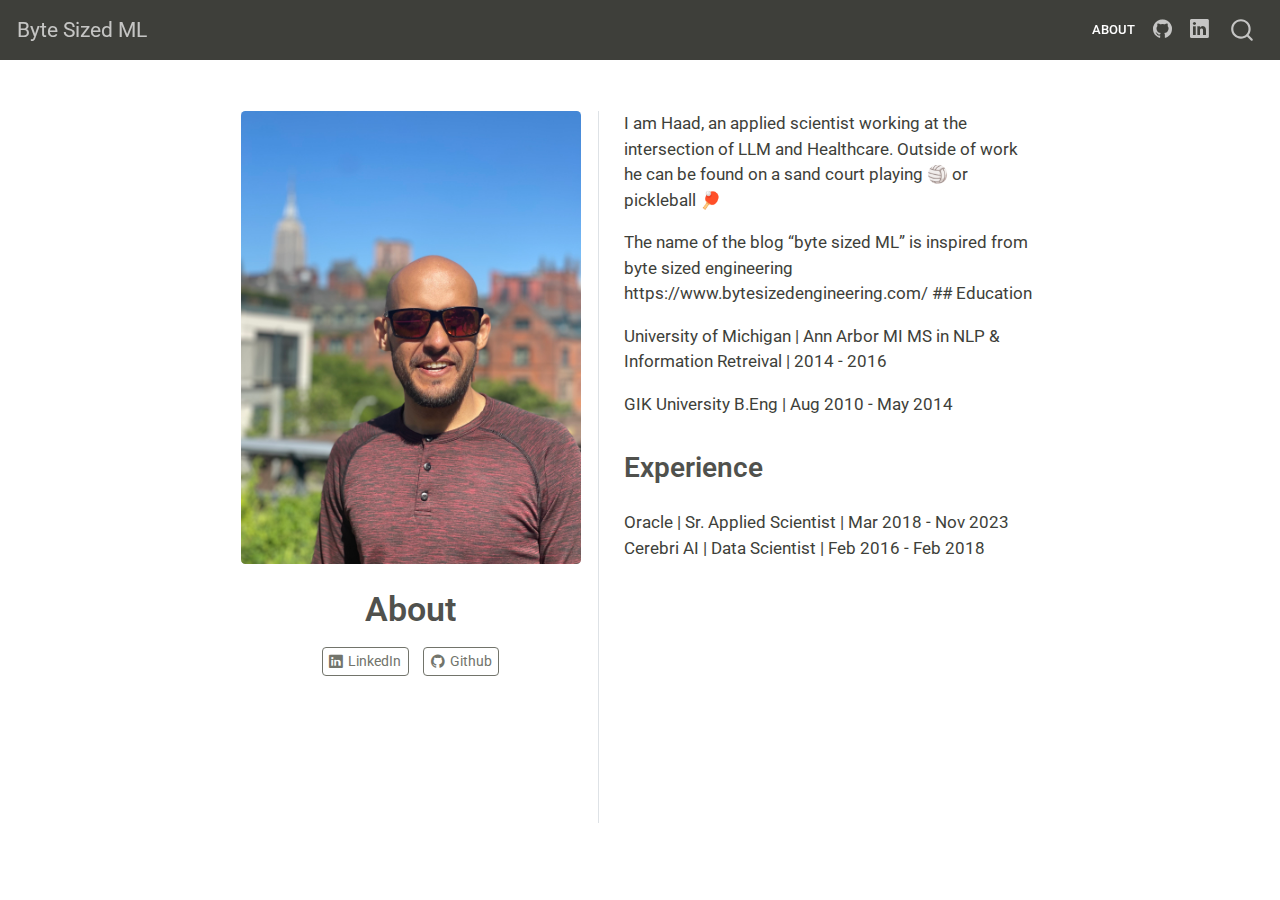
<file: docs/about.html>
<!DOCTYPE html>
<html xmlns="http://www.w3.org/1999/xhtml" lang="en" xml:lang="en"><head>

<meta charset="utf-8">
<meta name="generator" content="quarto-1.3.450">

<meta name="viewport" content="width=device-width, initial-scale=1.0, user-scalable=yes">


<title>Byte Sized ML - About</title>
<style>
code{white-space: pre-wrap;}
span.smallcaps{font-variant: small-caps;}
div.columns{display: flex; gap: min(4vw, 1.5em);}
div.column{flex: auto; overflow-x: auto;}
div.hanging-indent{margin-left: 1.5em; text-indent: -1.5em;}
ul.task-list{list-style: none;}
ul.task-list li input[type="checkbox"] {
  width: 0.8em;
  margin: 0 0.8em 0.2em -1em; /* quarto-specific, see https://github.com/quarto-dev/quarto-cli/issues/4556 */ 
  vertical-align: middle;
}
</style>


<script src="site_libs/quarto-nav/quarto-nav.js"></script>
<script src="site_libs/quarto-nav/headroom.min.js"></script>
<script src="site_libs/clipboard/clipboard.min.js"></script>
<script src="site_libs/quarto-search/autocomplete.umd.js"></script>
<script src="site_libs/quarto-search/fuse.min.js"></script>
<script src="site_libs/quarto-search/quarto-search.js"></script>
<meta name="quarto:offset" content="./">
<script src="site_libs/quarto-html/quarto.js"></script>
<script src="site_libs/quarto-html/popper.min.js"></script>
<script src="site_libs/quarto-html/tippy.umd.min.js"></script>
<link href="site_libs/quarto-html/tippy.css" rel="stylesheet">
<link href="site_libs/quarto-html/quarto-syntax-highlighting.css" rel="stylesheet" id="quarto-text-highlighting-styles">
<script src="site_libs/bootstrap/bootstrap.min.js"></script>
<link href="site_libs/bootstrap/bootstrap-icons.css" rel="stylesheet">
<link href="site_libs/bootstrap/bootstrap.min.css" rel="stylesheet" id="quarto-bootstrap" data-mode="light">
<script id="quarto-search-options" type="application/json">{
  "location": "navbar",
  "copy-button": false,
  "collapse-after": 3,
  "panel-placement": "end",
  "type": "overlay",
  "limit": 20,
  "language": {
    "search-no-results-text": "No results",
    "search-matching-documents-text": "matching documents",
    "search-copy-link-title": "Copy link to search",
    "search-hide-matches-text": "Hide additional matches",
    "search-more-match-text": "more match in this document",
    "search-more-matches-text": "more matches in this document",
    "search-clear-button-title": "Clear",
    "search-detached-cancel-button-title": "Cancel",
    "search-submit-button-title": "Submit",
    "search-label": "Search"
  }
}</script>


<link rel="stylesheet" href="styles.css">
</head>

<body class="nav-fixed fullcontent">

<div id="quarto-search-results"></div>
  <header id="quarto-header" class="headroom fixed-top">
    <nav class="navbar navbar-expand-lg navbar-dark ">
      <div class="navbar-container container-fluid">
      <div class="navbar-brand-container">
    <a class="navbar-brand" href="./index.html">
    <span class="navbar-title">Byte Sized ML</span>
    </a>
  </div>
            <div id="quarto-search" class="" title="Search"></div>
          <button class="navbar-toggler" type="button" data-bs-toggle="collapse" data-bs-target="#navbarCollapse" aria-controls="navbarCollapse" aria-expanded="false" aria-label="Toggle navigation" onclick="if (window.quartoToggleHeadroom) { window.quartoToggleHeadroom(); }">
  <span class="navbar-toggler-icon"></span>
</button>
          <div class="collapse navbar-collapse" id="navbarCollapse">
            <ul class="navbar-nav navbar-nav-scroll ms-auto">
  <li class="nav-item">
    <a class="nav-link active" href="./about.html" rel="" target="" aria-current="page">
 <span class="menu-text">About</span></a>
  </li>  
  <li class="nav-item compact">
    <a class="nav-link" href="https://github.com/haadkhan" rel="" target=""><i class="bi bi-github" role="img">
</i> 
 <span class="menu-text"></span></a>
  </li>  
  <li class="nav-item compact">
    <a class="nav-link" href="https://linkedin.com/in/haadkhan" rel="" target=""><i class="bi bi-linkedin" role="img">
</i> 
 <span class="menu-text"></span></a>
  </li>  
</ul>
            <div class="quarto-navbar-tools">
</div>
          </div> <!-- /navcollapse -->
      </div> <!-- /container-fluid -->
    </nav>
</header>
<!-- content -->
<div id="quarto-content" class="quarto-container page-columns page-rows-contents page-layout-article page-navbar">
<!-- sidebar -->
<!-- margin-sidebar -->
    
<!-- main -->
<div class="quarto-about-trestles">
  <div class="about-entity">
    <img src="profile.jpg" class="about-image
  rounded " style="width: 20em;">
<header id="title-block-header" class="quarto-title-block default">
<div class="quarto-title">
<h1 class="title">About</h1>
</div>
<div class="quarto-title-meta">
  </div>
</header>
    <div class="about-links">
  <a href="https://linkedin.com/in/haadkhan" class="about-link" rel="" target="">
    <i class="bi bi-linkedin"></i>
     <span class="about-link-text">LinkedIn</span>
  </a>
  <a href="https://github.com/haadkhan" class="about-link" rel="" target="">
    <i class="bi bi-github"></i>
     <span class="about-link-text">Github</span>
  </a>
</div>
  </div>
  <div class="about-contents"><main class="content" id="quarto-document-content">
<p>I am Haad, an applied scientist working at the intersection of LLM and Healthcare. Outside of work he can be found on a sand court playing 🏐 or pickleball 🏓</p>
<p>The name of the blog “byte sized ML” is inspired from byte sized engineering https://www.bytesizedengineering.com/ ## Education</p>
<p>University of Michigan | Ann Arbor MI MS in NLP &amp; Information Retreival | 2014 - 2016</p>
<p>GIK University B.Eng | Aug 2010 - May 2014</p>
<section id="experience" class="level2">
<h2 data-anchor-id="experience">Experience</h2>
<p>Oracle | Sr.&nbsp;Applied Scientist | Mar 2018 - Nov 2023 Cerebri AI | Data Scientist | Feb 2016 - Feb 2018</p>


</section>
<script async="" defer="" src="https://scripts.simpleanalyticscdn.com/latest.js"></script></main></div>
</div>
 <!-- /main -->
<script id="quarto-html-after-body" type="application/javascript">
window.document.addEventListener("DOMContentLoaded", function (event) {
  const toggleBodyColorMode = (bsSheetEl) => {
    const mode = bsSheetEl.getAttribute("data-mode");
    const bodyEl = window.document.querySelector("body");
    if (mode === "dark") {
      bodyEl.classList.add("quarto-dark");
      bodyEl.classList.remove("quarto-light");
    } else {
      bodyEl.classList.add("quarto-light");
      bodyEl.classList.remove("quarto-dark");
    }
  }
  const toggleBodyColorPrimary = () => {
    const bsSheetEl = window.document.querySelector("link#quarto-bootstrap");
    if (bsSheetEl) {
      toggleBodyColorMode(bsSheetEl);
    }
  }
  toggleBodyColorPrimary();  
  const isCodeAnnotation = (el) => {
    for (const clz of el.classList) {
      if (clz.startsWith('code-annotation-')) {                     
        return true;
      }
    }
    return false;
  }
  const clipboard = new window.ClipboardJS('.code-copy-button', {
    text: function(trigger) {
      const codeEl = trigger.previousElementSibling.cloneNode(true);
      for (const childEl of codeEl.children) {
        if (isCodeAnnotation(childEl)) {
          childEl.remove();
        }
      }
      return codeEl.innerText;
    }
  });
  clipboard.on('success', function(e) {
    // button target
    const button = e.trigger;
    // don't keep focus
    button.blur();
    // flash "checked"
    button.classList.add('code-copy-button-checked');
    var currentTitle = button.getAttribute("title");
    button.setAttribute("title", "Copied!");
    let tooltip;
    if (window.bootstrap) {
      button.setAttribute("data-bs-toggle", "tooltip");
      button.setAttribute("data-bs-placement", "left");
      button.setAttribute("data-bs-title", "Copied!");
      tooltip = new bootstrap.Tooltip(button, 
        { trigger: "manual", 
          customClass: "code-copy-button-tooltip",
          offset: [0, -8]});
      tooltip.show();    
    }
    setTimeout(function() {
      if (tooltip) {
        tooltip.hide();
        button.removeAttribute("data-bs-title");
        button.removeAttribute("data-bs-toggle");
        button.removeAttribute("data-bs-placement");
      }
      button.setAttribute("title", currentTitle);
      button.classList.remove('code-copy-button-checked');
    }, 1000);
    // clear code selection
    e.clearSelection();
  });
  function tippyHover(el, contentFn) {
    const config = {
      allowHTML: true,
      content: contentFn,
      maxWidth: 500,
      delay: 100,
      arrow: false,
      appendTo: function(el) {
          return el.parentElement;
      },
      interactive: true,
      interactiveBorder: 10,
      theme: 'quarto',
      placement: 'bottom-start'
    };
    window.tippy(el, config); 
  }
  const noterefs = window.document.querySelectorAll('a[role="doc-noteref"]');
  for (var i=0; i<noterefs.length; i++) {
    const ref = noterefs[i];
    tippyHover(ref, function() {
      // use id or data attribute instead here
      let href = ref.getAttribute('data-footnote-href') || ref.getAttribute('href');
      try { href = new URL(href).hash; } catch {}
      const id = href.replace(/^#\/?/, "");
      const note = window.document.getElementById(id);
      return note.innerHTML;
    });
  }
      let selectedAnnoteEl;
      const selectorForAnnotation = ( cell, annotation) => {
        let cellAttr = 'data-code-cell="' + cell + '"';
        let lineAttr = 'data-code-annotation="' +  annotation + '"';
        const selector = 'span[' + cellAttr + '][' + lineAttr + ']';
        return selector;
      }
      const selectCodeLines = (annoteEl) => {
        const doc = window.document;
        const targetCell = annoteEl.getAttribute("data-target-cell");
        const targetAnnotation = annoteEl.getAttribute("data-target-annotation");
        const annoteSpan = window.document.querySelector(selectorForAnnotation(targetCell, targetAnnotation));
        const lines = annoteSpan.getAttribute("data-code-lines").split(",");
        const lineIds = lines.map((line) => {
          return targetCell + "-" + line;
        })
        let top = null;
        let height = null;
        let parent = null;
        if (lineIds.length > 0) {
            //compute the position of the single el (top and bottom and make a div)
            const el = window.document.getElementById(lineIds[0]);
            top = el.offsetTop;
            height = el.offsetHeight;
            parent = el.parentElement.parentElement;
          if (lineIds.length > 1) {
            const lastEl = window.document.getElementById(lineIds[lineIds.length - 1]);
            const bottom = lastEl.offsetTop + lastEl.offsetHeight;
            height = bottom - top;
          }
          if (top !== null && height !== null && parent !== null) {
            // cook up a div (if necessary) and position it 
            let div = window.document.getElementById("code-annotation-line-highlight");
            if (div === null) {
              div = window.document.createElement("div");
              div.setAttribute("id", "code-annotation-line-highlight");
              div.style.position = 'absolute';
              parent.appendChild(div);
            }
            div.style.top = top - 2 + "px";
            div.style.height = height + 4 + "px";
            let gutterDiv = window.document.getElementById("code-annotation-line-highlight-gutter");
            if (gutterDiv === null) {
              gutterDiv = window.document.createElement("div");
              gutterDiv.setAttribute("id", "code-annotation-line-highlight-gutter");
              gutterDiv.style.position = 'absolute';
              const codeCell = window.document.getElementById(targetCell);
              const gutter = codeCell.querySelector('.code-annotation-gutter');
              gutter.appendChild(gutterDiv);
            }
            gutterDiv.style.top = top - 2 + "px";
            gutterDiv.style.height = height + 4 + "px";
          }
          selectedAnnoteEl = annoteEl;
        }
      };
      const unselectCodeLines = () => {
        const elementsIds = ["code-annotation-line-highlight", "code-annotation-line-highlight-gutter"];
        elementsIds.forEach((elId) => {
          const div = window.document.getElementById(elId);
          if (div) {
            div.remove();
          }
        });
        selectedAnnoteEl = undefined;
      };
      // Attach click handler to the DT
      const annoteDls = window.document.querySelectorAll('dt[data-target-cell]');
      for (const annoteDlNode of annoteDls) {
        annoteDlNode.addEventListener('click', (event) => {
          const clickedEl = event.target;
          if (clickedEl !== selectedAnnoteEl) {
            unselectCodeLines();
            const activeEl = window.document.querySelector('dt[data-target-cell].code-annotation-active');
            if (activeEl) {
              activeEl.classList.remove('code-annotation-active');
            }
            selectCodeLines(clickedEl);
            clickedEl.classList.add('code-annotation-active');
          } else {
            // Unselect the line
            unselectCodeLines();
            clickedEl.classList.remove('code-annotation-active');
          }
        });
      }
  const findCites = (el) => {
    const parentEl = el.parentElement;
    if (parentEl) {
      const cites = parentEl.dataset.cites;
      if (cites) {
        return {
          el,
          cites: cites.split(' ')
        };
      } else {
        return findCites(el.parentElement)
      }
    } else {
      return undefined;
    }
  };
  var bibliorefs = window.document.querySelectorAll('a[role="doc-biblioref"]');
  for (var i=0; i<bibliorefs.length; i++) {
    const ref = bibliorefs[i];
    const citeInfo = findCites(ref);
    if (citeInfo) {
      tippyHover(citeInfo.el, function() {
        var popup = window.document.createElement('div');
        citeInfo.cites.forEach(function(cite) {
          var citeDiv = window.document.createElement('div');
          citeDiv.classList.add('hanging-indent');
          citeDiv.classList.add('csl-entry');
          var biblioDiv = window.document.getElementById('ref-' + cite);
          if (biblioDiv) {
            citeDiv.innerHTML = biblioDiv.innerHTML;
          }
          popup.appendChild(citeDiv);
        });
        return popup.innerHTML;
      });
    }
  }
});
</script>
</div> <!-- /content -->



</body></html>
</file>
<file: docs/site_libs/quarto-html/tippy.css>
.tippy-box[data-animation=fade][data-state=hidden]{opacity:0}[data-tippy-root]{max-width:calc(100vw - 10px)}.tippy-box{position:relative;background-color:#333;color:#fff;border-radius:4px;font-size:14px;line-height:1.4;white-space:normal;outline:0;transition-property:transform,visibility,opacity}.tippy-box[data-placement^=top]>.tippy-arrow{bottom:0}.tippy-box[data-placement^=top]>.tippy-arrow:before{bottom:-7px;left:0;border-width:8px 8px 0;border-top-color:initial;transform-origin:center top}.tippy-box[data-placement^=bottom]>.tippy-arrow{top:0}.tippy-box[data-placement^=bottom]>.tippy-arrow:before{top:-7px;left:0;border-width:0 8px 8px;border-bottom-color:initial;transform-origin:center bottom}.tippy-box[data-placement^=left]>.tippy-arrow{right:0}.tippy-box[data-placement^=left]>.tippy-arrow:before{border-width:8px 0 8px 8px;border-left-color:initial;right:-7px;transform-origin:center left}.tippy-box[data-placement^=right]>.tippy-arrow{left:0}.tippy-box[data-placement^=right]>.tippy-arrow:before{left:-7px;border-width:8px 8px 8px 0;border-right-color:initial;transform-origin:center right}.tippy-box[data-inertia][data-state=visible]{transition-timing-function:cubic-bezier(.54,1.5,.38,1.11)}.tippy-arrow{width:16px;height:16px;color:#333}.tippy-arrow:before{content:"";position:absolute;border-color:transparent;border-style:solid}.tippy-content{position:relative;padding:5px 9px;z-index:1}
</file>
<file: docs/site_libs/quarto-html/quarto-syntax-highlighting.css>
/* quarto syntax highlight colors */
:root {
  --quarto-hl-ot-color: #003B4F;
  --quarto-hl-at-color: #657422;
  --quarto-hl-ss-color: #20794D;
  --quarto-hl-an-color: #5E5E5E;
  --quarto-hl-fu-color: #4758AB;
  --quarto-hl-st-color: #20794D;
  --quarto-hl-cf-color: #003B4F;
  --quarto-hl-op-color: #5E5E5E;
  --quarto-hl-er-color: #AD0000;
  --quarto-hl-bn-color: #AD0000;
  --quarto-hl-al-color: #AD0000;
  --quarto-hl-va-color: #111111;
  --quarto-hl-bu-color: inherit;
  --quarto-hl-ex-color: inherit;
  --quarto-hl-pp-color: #AD0000;
  --quarto-hl-in-color: #5E5E5E;
  --quarto-hl-vs-color: #20794D;
  --quarto-hl-wa-color: #5E5E5E;
  --quarto-hl-do-color: #5E5E5E;
  --quarto-hl-im-color: #00769E;
  --quarto-hl-ch-color: #20794D;
  --quarto-hl-dt-color: #AD0000;
  --quarto-hl-fl-color: #AD0000;
  --quarto-hl-co-color: #5E5E5E;
  --quarto-hl-cv-color: #5E5E5E;
  --quarto-hl-cn-color: #8f5902;
  --quarto-hl-sc-color: #5E5E5E;
  --quarto-hl-dv-color: #AD0000;
  --quarto-hl-kw-color: #003B4F;
}

/* other quarto variables */
:root {
  --quarto-font-monospace: SFMono-Regular, Menlo, Monaco, Consolas, "Liberation Mono", "Courier New", monospace;
}

pre > code.sourceCode > span {
  color: #003B4F;
}

code span {
  color: #003B4F;
}

code.sourceCode > span {
  color: #003B4F;
}

div.sourceCode,
div.sourceCode pre.sourceCode {
  color: #003B4F;
}

code span.ot {
  color: #003B4F;
  font-style: inherit;
}

code span.at {
  color: #657422;
  font-style: inherit;
}

code span.ss {
  color: #20794D;
  font-style: inherit;
}

code span.an {
  color: #5E5E5E;
  font-style: inherit;
}

code span.fu {
  color: #4758AB;
  font-style: inherit;
}

code span.st {
  color: #20794D;
  font-style: inherit;
}

code span.cf {
  color: #003B4F;
  font-style: inherit;
}

code span.op {
  color: #5E5E5E;
  font-style: inherit;
}

code span.er {
  color: #AD0000;
  font-style: inherit;
}

code span.bn {
  color: #AD0000;
  font-style: inherit;
}

code span.al {
  color: #AD0000;
  font-style: inherit;
}

code span.va {
  color: #111111;
  font-style: inherit;
}

code span.bu {
  font-style: inherit;
}

code span.ex {
  font-style: inherit;
}

code span.pp {
  color: #AD0000;
  font-style: inherit;
}

code span.in {
  color: #5E5E5E;
  font-style: inherit;
}

code span.vs {
  color: #20794D;
  font-style: inherit;
}

code span.wa {
  color: #5E5E5E;
  font-style: italic;
}

code span.do {
  color: #5E5E5E;
  font-style: italic;
}

code span.im {
  color: #00769E;
  font-style: inherit;
}

code span.ch {
  color: #20794D;
  font-style: inherit;
}

code span.dt {
  color: #AD0000;
  font-style: inherit;
}

code span.fl {
  color: #AD0000;
  font-style: inherit;
}

code span.co {
  color: #5E5E5E;
  font-style: inherit;
}

code span.cv {
  color: #5E5E5E;
  font-style: italic;
}

code span.cn {
  color: #8f5902;
  font-style: inherit;
}

code span.sc {
  color: #5E5E5E;
  font-style: inherit;
}

code span.dv {
  color: #AD0000;
  font-style: inherit;
}

code span.kw {
  color: #003B4F;
  font-style: inherit;
}

.prevent-inlining {
  content: "</";
}

/*# sourceMappingURL=debc5d5d77c3f9108843748ff7464032.css.map */
</file>
<file: docs/styles.css>
/* css styles */
/* Example: Change banner background color to red */
.banner {
    background-color: red;
}

/* Example: Change banner text color to white */
.banner-text {
    color: white;
}
</file>
